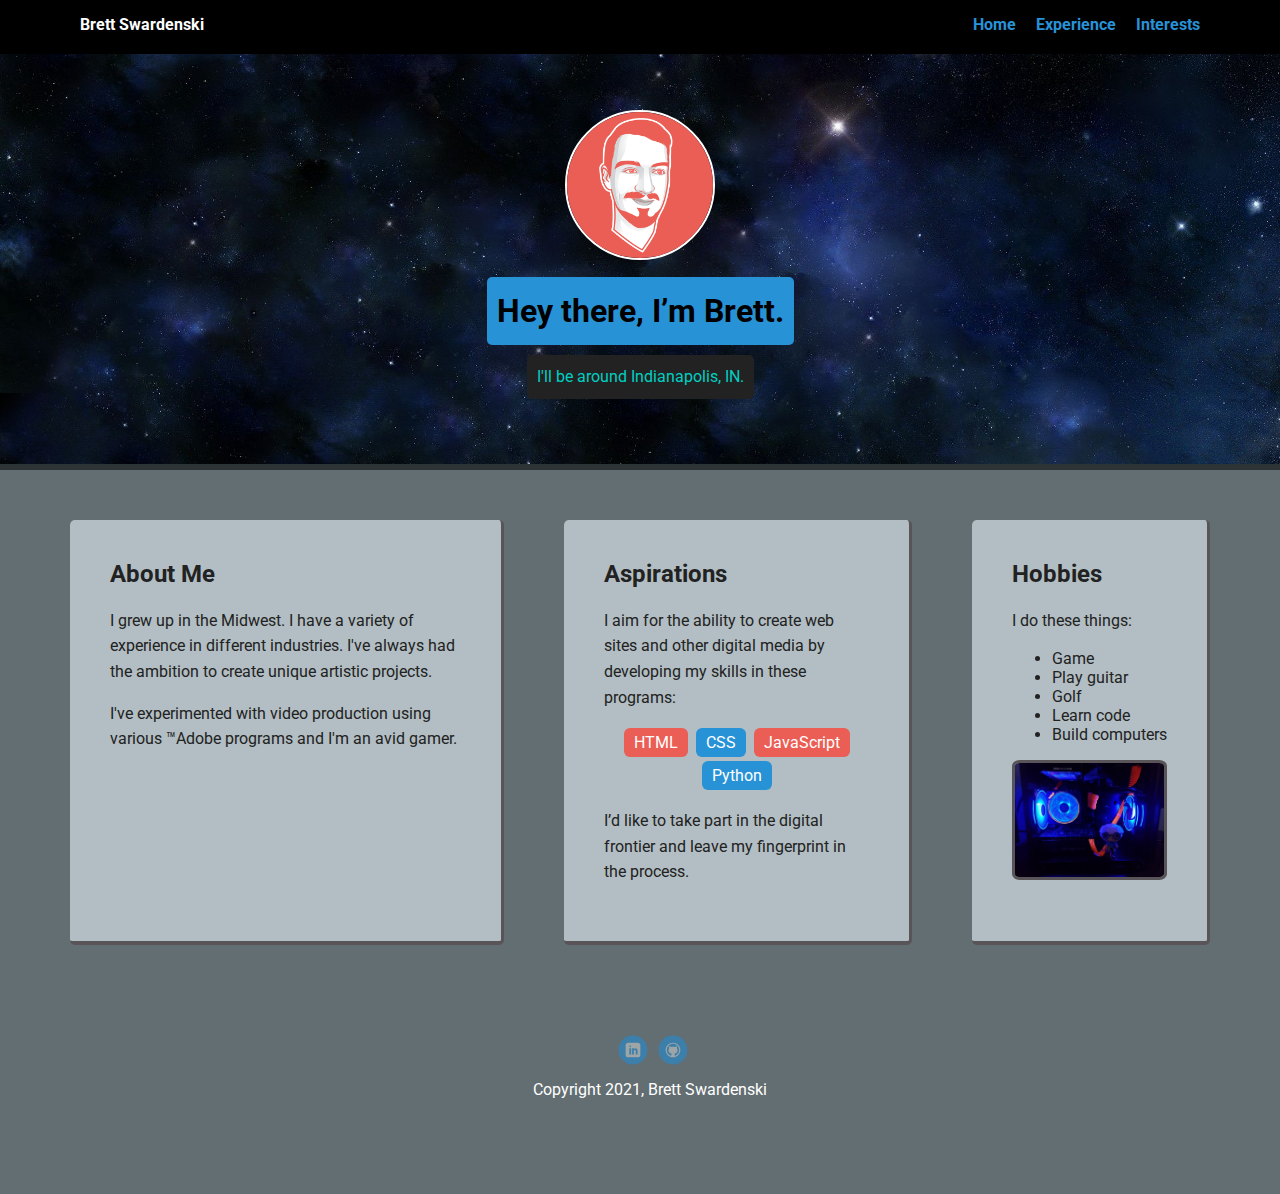
<file: portfolio_update_v1/index.html>
<!doctype html>
<html lang="en">
<head>
  <meta charset="utf-8">
  <title>Brett Swardenski's Profile</title>
  <meta name="viewport" content="width=device-width, initial-scale=1.0">
  <link rel="stylesheet" href="styles.css">
  <link href="https://fonts.googleapis.com/css?family=Muli%7CRoboto:400,300,500,700,900" rel="stylesheet"></head>
  <body>

    <nav class="main-nav">
        <ul class="nav">
          <li class="name">Brett Swardenski</li>
          <li><a href="#">Home</a></li>
          <li><a href="pages/experience.html">Experience</a></li>
          <li><a href="pages/interests.html">Interests</a></li>
        </ul>
    </nav>

    <header>
      <img src="images/avatar_fireOpal.png" alt="Image of Brett Swardenski" class="profile-image">
      <h1 class="tag name">Hey there, I’m Brett.</h1>
      <p class="tag location">I'll be around Indianapolis, IN.</p>
    </header>

    <main class="flex">
      <article class="card">
        <h2>About Me</h2>
        <p>I grew up in the Midwest. I have a variety of experience in different industries. I've always had the ambition to create unique artistic projects.</p>
        <p>I've experimented with video production using various &trade;Adobe programs and I'm an avid gamer.</p>
      </article> 

      <article class="card">
        <h2>Aspirations</h2>
        <p>I aim for the ability to create web sites and other digital media by developing my skills in these programs:</p>
        <ul class="skills">
          <li>HTML</li>
          <li>CSS</li>
          <li>JavaScript</li>
          <li>Python</li>
        </ul>
        <p>I’d like to take part in the digital frontier and leave my fingerprint in the process.</p>
      </article> 

      <article class="card">
        <h2>Hobbies</h2>
        <p>I do these things:</p>
        <ul>
          <li>Game</li>
          <li>Play guitar</li>
          <li>Golf</li>
          <li>Learn code</li>
          <li>Build computers</li>
        </ul>
        <img src="images/pc_build.jpeg" alt="Picture of custom built computer." class="pc-build">
      </article> 

    </main>
    <footer>
      <ul>
        <li><a href="https://www.linkedin.com/in/brett-swardenski" class="social linkedin">LinkedIn</a></li>
        <li><a href="https://github.com/brettswardenski" class="social github">Github</a></li>
      </ul>
      <p class="copyright">Copyright 2021, Brett Swardenski</p>
    </footer>
  </body>
  </html>
</file>
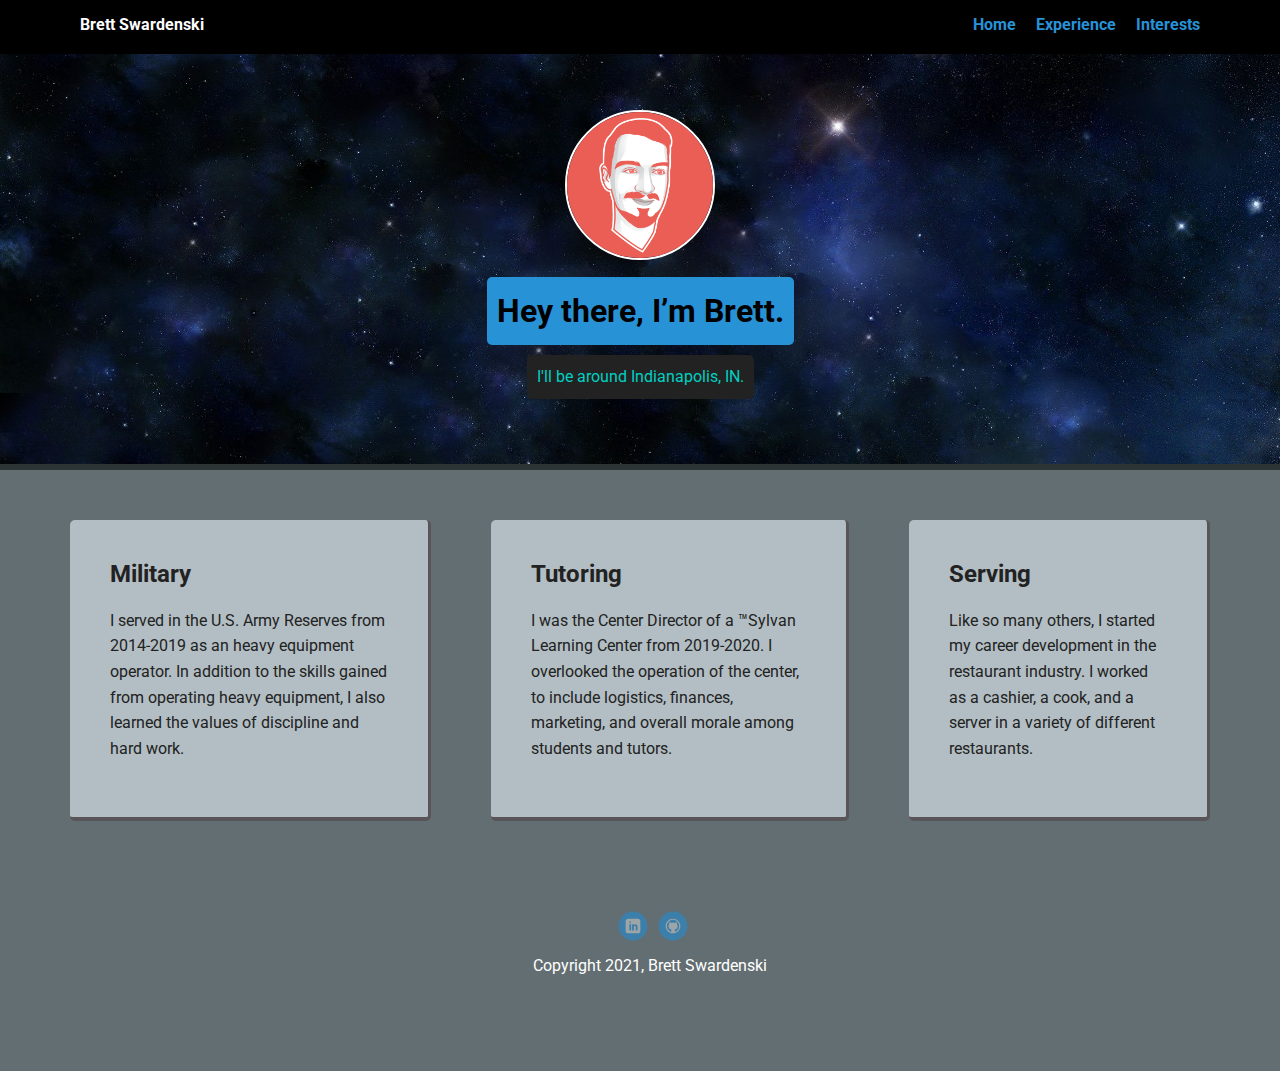
<file: portfolio_update_v1/pages/experience.html>
<!doctype html>
<html lang="en">
<head>
  <meta charset="utf-8">
  <title>Brett Swardenski's Experience</title>
  <meta name="viewport" content="width=device-width, initial-scale=1.0">
  <link rel="stylesheet" href="../styles.css">
  <link href="https://fonts.googleapis.com/css?family=Muli%7CRoboto:400,300,500,700,900" rel="stylesheet"></head>
  <body>

    <nav class="main-nav">
        <ul class="nav">
          <li class="name">Brett Swardenski</li>
          <li><a href="../index.html">Home</a></li>
          <li><a href="#">Experience</a></li>
          <li><a href="interests.html">Interests</a></li>
        </ul>
    </nav>

    <header>
      <img src="../images/avatar_fireOpal.png" alt="Image of Brett Swardenski" class="profile-image">
      <h1 class="tag name">Hey there, I’m Brett.</h1>
      <p class="tag location">I'll be around Indianapolis, IN.</p>
    </header>

    <main class="flex">
      <article class="card">
        <h2>Military</h2>
        <p>I served in the U.S. Army Reserves from 2014-2019 as an heavy equipment operator. In addition to the skills gained from operating heavy equipment, I also learned the values of discipline and hard work.</p>
      </article> 

      <article class="card">
        <h2>Tutoring</h2>
        <p>I was the Center Director of a &trade;Sylvan Learning Center from 2019-2020. I overlooked the operation of the center, to include logistics, finances, marketing, and overall morale among students and tutors.</p>
      </article> 

      <article class="card">
        <h2>Serving</h2>
        <p>Like so many others, I started my career development in the restaurant industry. I worked as a cashier, a cook, and a server in a variety of different restaurants.</p>
      </article> 

    </main>
    <footer>
      <ul>
        <li><a href="https://www.linkedin.com/in/brett-swardenski" class="social linkedin">LinkedIn</a></li>
        <li><a href="https://github.com/brettswardenski" class="social github">Github</a></li>
      </ul>
      <p class="copyright">Copyright 2021, Brett Swardenski</p>
    </footer>
  </body>
  </html>
</file>
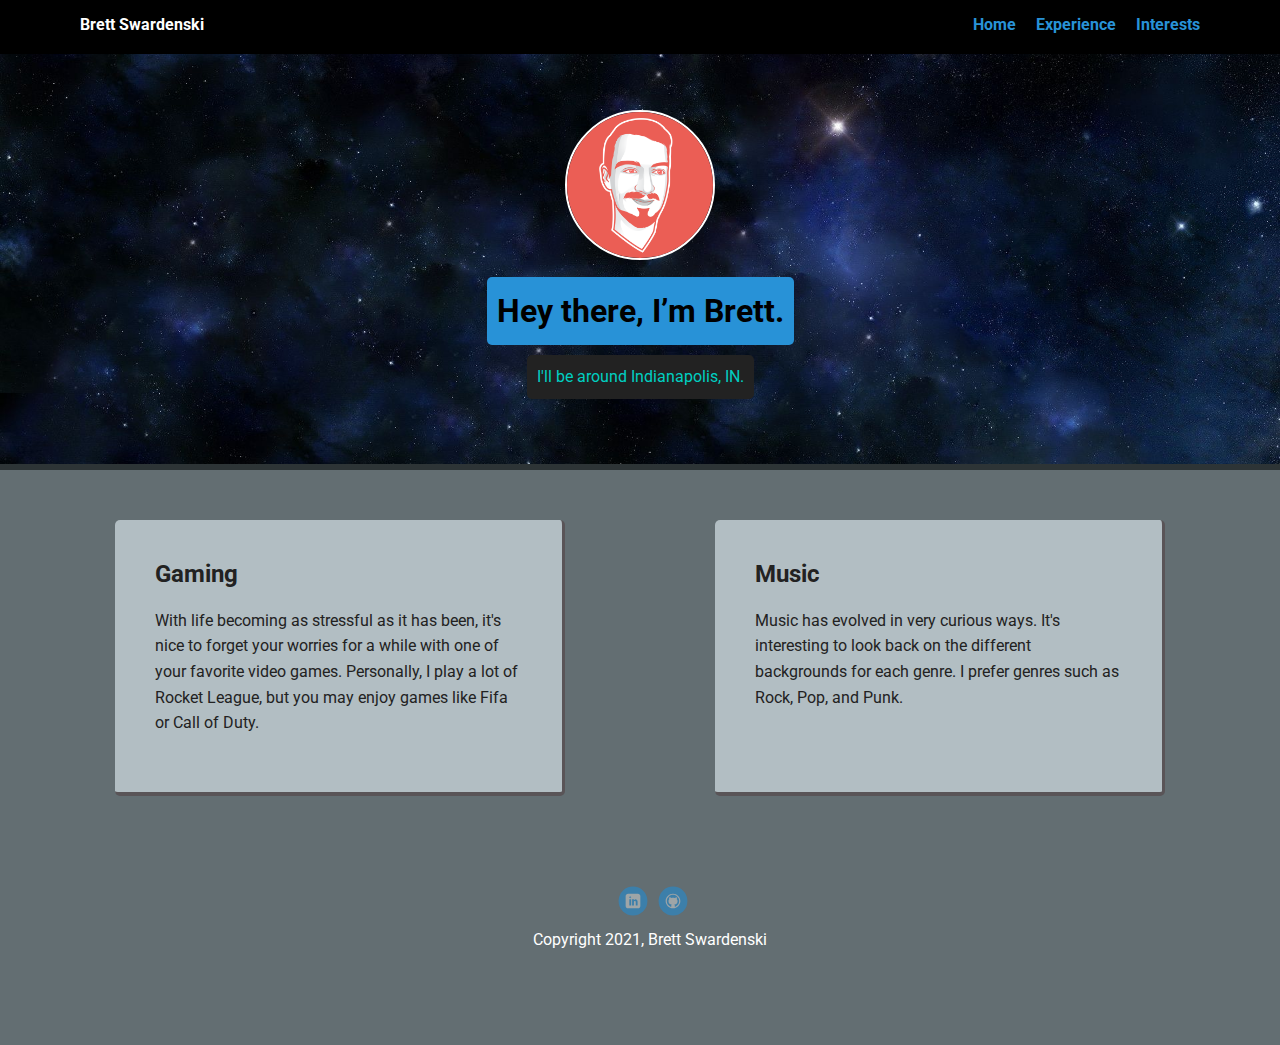
<file: portfolio_update_v1/pages/interests.html>
<!doctype html>
<html lang="en">
<head>
  <meta charset="utf-8">
  <title>Brett Swardenski's Experience</title>
  <meta name="viewport" content="width=device-width, initial-scale=1.0">
  <link rel="stylesheet" href="../styles.css">
  <link href="https://fonts.googleapis.com/css?family=Muli%7CRoboto:400,300,500,700,900" rel="stylesheet"></head>
  <body>

    <nav class="main-nav">
        <ul class="nav">
          <li class="name">Brett Swardenski</li>
          <li><a href="../index.html">Home</a></li>
          <li><a href="experience.html">Experience</a></li>
          <li><a href="#">Interests</a></li>
        </ul>
    </nav>

    <header>
      <img src="../images/avatar_fireOpal.png" alt="Image of Brett Swardenski" class="profile-image">
      <h1 class="tag name">Hey there, I’m Brett.</h1>
      <p class="tag location">I'll be around Indianapolis, IN.</p>
    </header>

    <main class="flex">
      <article class="card">
        <h2>Gaming</h2>
        <p>With life becoming as stressful as it has been, it's nice to forget your worries for a while with one of your favorite video games. Personally, I play a lot of Rocket League, but you may enjoy games like Fifa or Call of Duty.</p>
      </article> 

      <article class="card">
        <h2>Music</h2>
        <p>Music has evolved in very curious ways. It's interesting to look back on the different backgrounds for each genre. I prefer genres such as Rock, Pop, and Punk.</p>
      </article> 
    </main>
    <footer>
      <ul>
        <li><a href="https://www.linkedin.com/in/brett-swardenski" class="social linkedin">LinkedIn</a></li>
        <li><a href="https://github.com/brettswardenski" class="social github">Github</a></li>
      </ul>
      <p class="copyright">Copyright 2021, Brett Swardenski</p>
    </footer>
  </body>
  </html>
</file>
<file: portfolio_update_v1/styles.css>
/* Global Layout Set-up */
* { 
  box-sizing: border-box;
}
  
body {
  margin: 0;
  padding: 0;
  text-align: center;
  font-family: 'Roboto', sans-serif;
  color: #222;
  background: #636e72;
}
/* Link Styles */

a {
  text-decoration: none;
  color: #2892d7;
}
a:hover {
  color: #6633ff;
}

/* Section Styles */

.main-nav {
  width: 100%;
  background: black;
  min-height: 30px;
  padding: 10px;
  position: fixed;
  text-align: center;
}
.nav {
  display: flex;
  justify-content: space-around;
  font-weight: 700;
  list-style-type: none;
  margin: 0 auto;
  padding: 0;
}

.nav .name {
    display: block;
    margin-right: auto;
    color: white;
}
.nav li {
  padding: 5px 10px 10px 10px;
}
.nav a {
  transition: all .5s;
}
.nav a:hover {
  color: #00cfc1
}

header {
  text-align: center;
  background: url('images/deep_space.jpg') no-repeat top center ;
  background-size: cover;
  background-position: 80% 10%;
  overflow: hidden;
  padding-top: 60px;
  border-bottom: 6px solid #2d3436;
}
header {
  line-height: 1.5;
}
header .profile-image {
  margin-top: 50px;
  width: 150px;
  height: 150px;
  border-radius: 50%;
  border: 2px solid white;
  transition: all .5s;
}
header .profile-image:hover {
  transform: scale(1.2);
}
.tag {
  background-color: #2892d7;
  color: black;
  padding: 10px;
  border-radius: 5px;
  display: table;
  margin: 10px auto;
  transition: all .5s;
}
.location {
  background-color: #222;
  color: #00cfc1;
}
.card {
  margin: 30px;
  padding: 20px 40px 40px;
  max-width: 450px;
  text-align: left;
  background: #b2bec3;
  border-radius: 5px;
  transition: all .5s;
  border-bottom: 4px solid #595457;
  border-right: 3px solid #595457; 
}
.card:hover {
  border-bottom: 4px solid #2892d7;
  border-right: 3px solid #2892d7;
}

.pc-build {
  width: 155px;
  height: 120px;
  border-radius: 5%;
  border: 3px solid #595457;
}

ul.skills {
  padding: 0;
  text-align: center;
}

.skills li {
  border-radius: 6px;
  display: inline-block;
  background: #2892d7;
  color: white;
  padding: 5px 10px;
  margin: 2px;
}

.skills li:nth-child(odd) {
  background: #eb5e55;
}

footer {
  width: 100%;
  min-height: 30px;
  padding: 20px 0 40px 20px;
}

footer .copyright {
  top: -8px;
  font-size: .75em;
  color: white;
}

footer ul {
  list-style-type: none;
  margin: 0;
  padding: 0;
}

footer ul li {
  display: inline-block;
}

a.social {
  display: inline-block;
  text-indent: -9999px;
  margin-left: 5px;
  width: 30px;
  height: 30px;
  background-size: 30px 30px;
  opacity: .4;
  transition: all .5s;
}
a.linkedin {
  background-image: url(images/linkedin.svg);
}
a.github {
  background-image: url(images/github.svg);
}
a.social:hover {
  opacity: 1;
}
.clearfix {
  clear: both;
}

/* Styles for larger screens */
@media screen and (min-width: 720px) {
  
  .flex {
      display: -ms-flexbox;      /* TWEENER - IE 10 */
      display: flex; 
      max-width: 1200px;
      -ms-flex-pack: distribute;
      justify-content: space-around;
      margin: 0 auto;
  }

  header {
    min-height: 470px;
  }

  .nav {
    max-width: 1200px;
    padding: 0 30px;
  }


  main {
    padding-top: 20px;
  }

  main p {
    line-height: 1.6em;
  }

  footer {
    font-size: 1.3em;
    max-width: 1200px;
    margin: 40px auto;
  }

}
</file>
